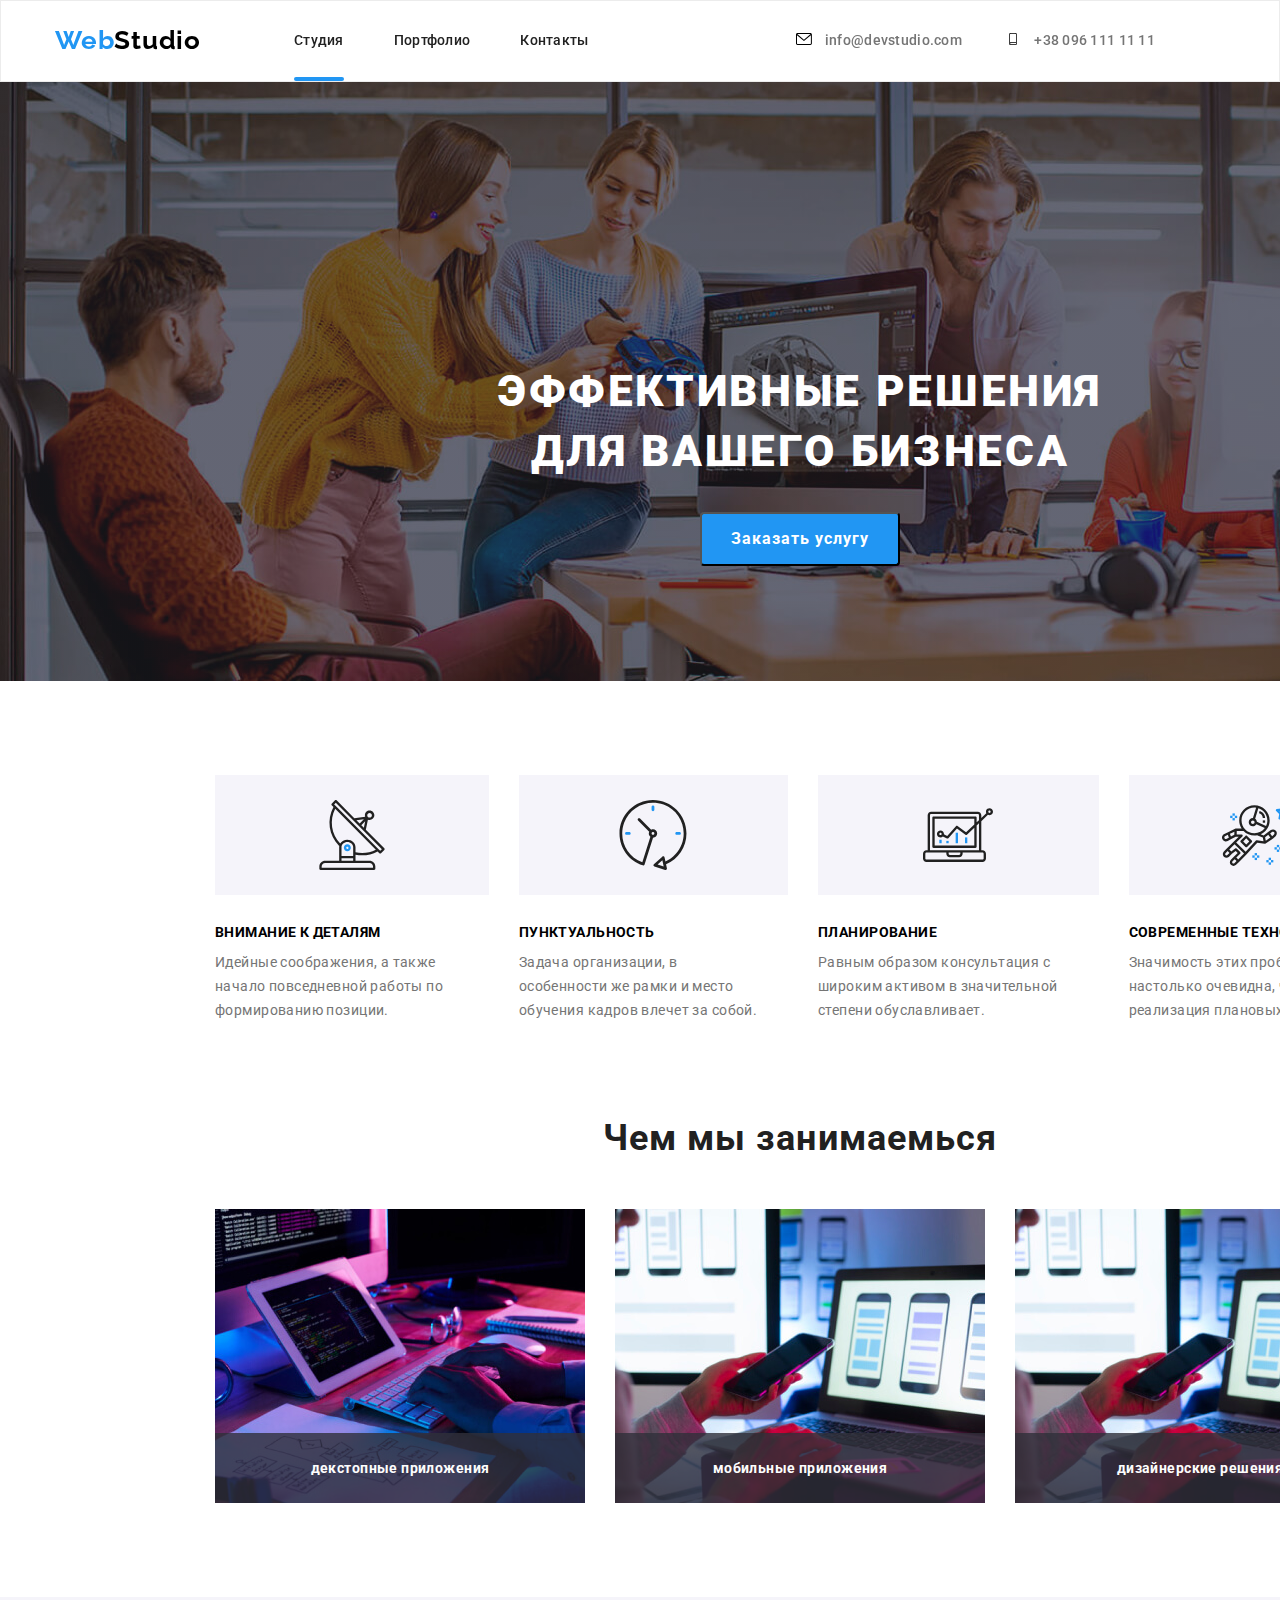
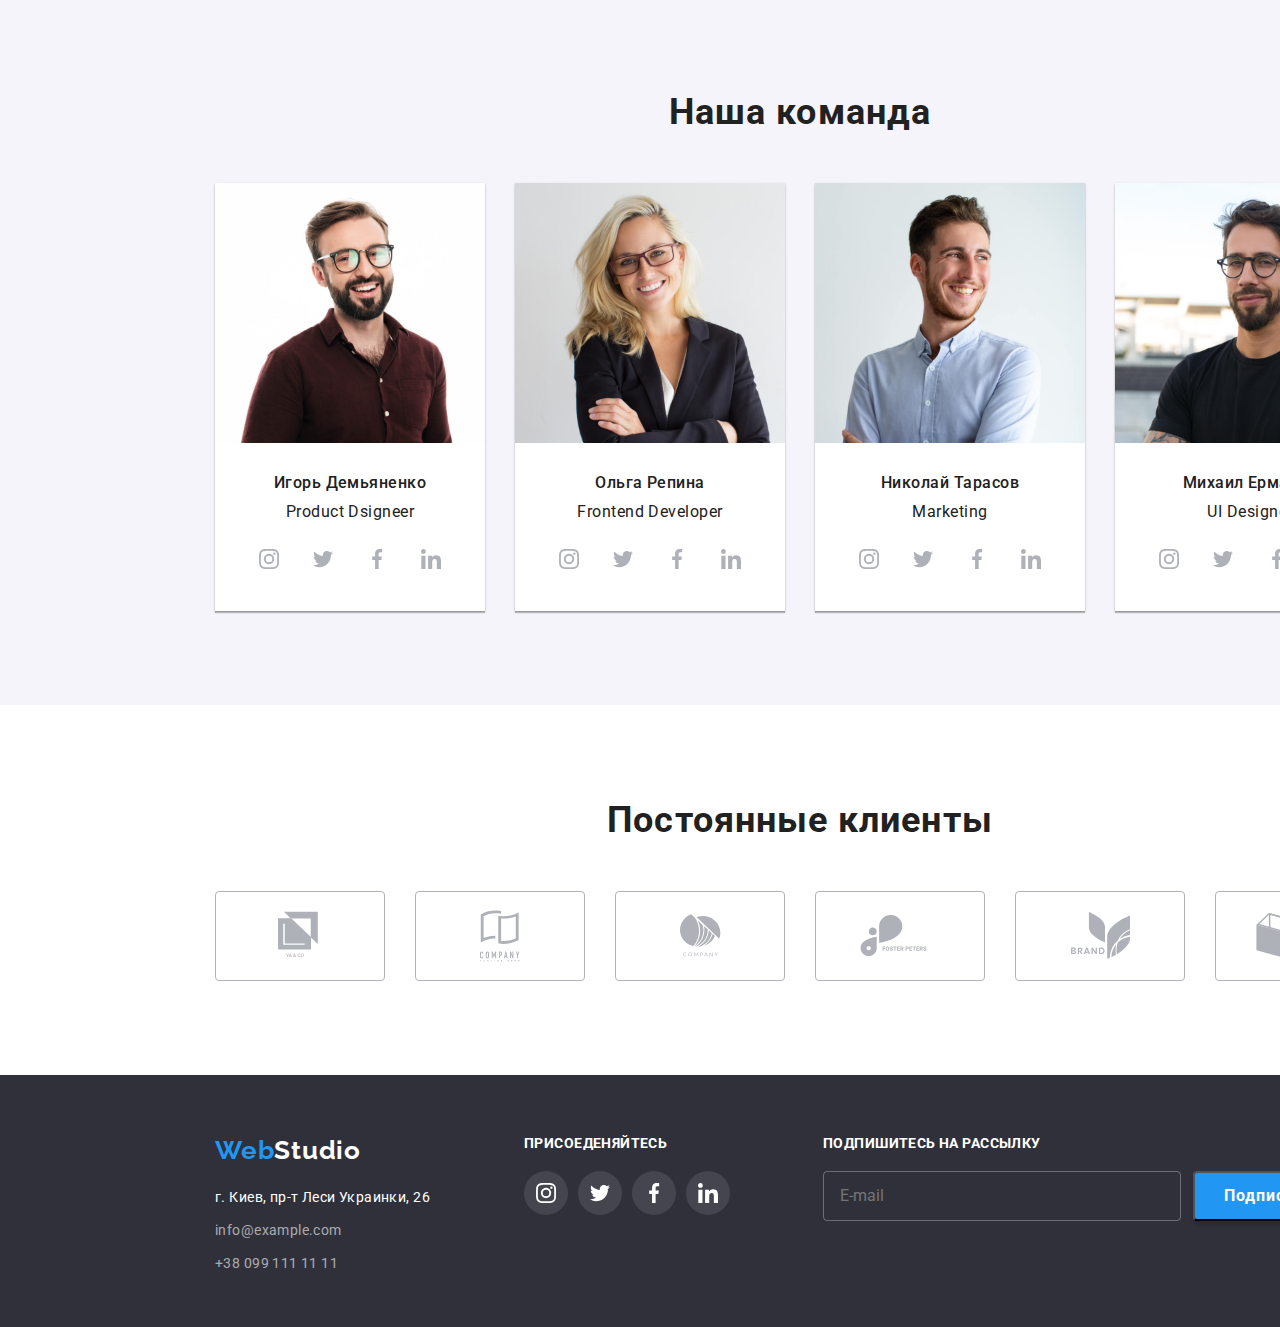
<file: index.html>
<!DOCTYPE html>
<html lang="ru">
  <head>
    <meta charset="UTF-8" />
    <meta name="viewport" content="width=device-width, initial-scale=1.0" />
    <title>Веб студия</title>
    <link
      rel="stylesheet"
      href="https://cdnjs.cloudflare.com/ajax/libs/modern-normalize/1.0.0/modern-normalize.css"
    />
    <link
      href="https://fonts.googleapis.com/css2?family=Raleway:wght@700&family=Roboto:wght@400;500;700&display=swap"
      rel="stylesheet"
    />
    <link rel="stylesheet" href="./css/styles.css" />
  </head>
  <body>
    <!-- header -->
    <header class="header">
      <div class="container">
        <nav class="navigation">
          <a
            class="logo-navigation-list-link link"
            href="./index.html"
            aria-label="логотип веб студия"
            >Web<span class="logo-color">Studio</span></a
          >
          <ul class="navigation-list list">
            <li class="navigation-list-item">
              <div class="item-underline">
                <a class="navigation-list-link link" href="./index.html"
                  >Студия</a
                >
                <div class="underline"></div>
              </div>
            </li>
            <li class="navigation-list-item">
              <a class="navigation-list-link link" href="./portfolio.html"
                >Портфолио</a
              >
            </li>
            <li class="navigation-list-item">
              <a class="navigation-list-link link" href="">Контакты</a>
            </li>
          </ul>
        </nav>
        <address class="adress">
          <ul class="list">
            <li class="header-link-item">
              <a class="header-link link" href="mailto:info@devstudio.com"
                ><svg class="header-link-svg">
                  <use href="./images/sprite.svg#icon-envelope"></use>
                </svg>
                info@devstudio.com
              </a>
            </li>
            <li class="header-tel-link-item">
              <a class="header-tel-link link" href="tel:+380961111111"
                ><svg class="header-tel-link-svg">
                  <use href="./images/sprite.svg#icon-smartphone"></use>
                </svg>
                +38 096 111 11 11
              </a>
            </li>
          </ul>
        </address>
      </div>
    </header>
    <main>
      <!--Hero-->
      <section class="hero">
        <div class="container">
          <h1 class="hero-title">
            Эффективные решения <br />
            для вашего бизнеса
          </h1>
          <button class="modal-btn" type="button" data-modal-open>
            Заказать услугу
          </button>
        </div>
      </section>
      <!-- qualitys -->
      <section class="qualitys">
        <!-- <h2 hidden>qualitys</h2> -->
        <div class="container">
          <ul class="qualitys-list list">
            <li class="qualitys-list-item icon-antenna">
              <h3 class="subtitly-qualitys">Внимание к деталям</h3>
              <p class="description">
                Идейные соображения, а также начало повседневной работы по
                формированию позиции.
              </p>
            </li>
            <li class="qualitys-list-item icon-clock">
              <h3 class="subtitly-qualitys">Пунктуальность</h3>
              <p class="description">
                Задача организации, в особенности же рамки и место обучения
                кадров влечет за собой.
              </p>
            </li>
            <li class="qualitys-list-item icon-diagram">
              <h3 class="subtitly-qualitys">Планирование</h3>
              <p class="description">
                Равным образом консультация с широким активом в значительной
                степени обуславливает.
              </p>
            </li>
            <li class="qualitys-list-item icon-astronaut">
              <h3 class="subtitly-qualitys">Современные технологии</h3>
              <p class="description">
                Значимость этих проблем настолько очевидна, что реализация
                плановых заданий..
              </p>
            </li>
          </ul>
        </div>
      </section>
      <!--Чем мы занимаемься-->
      <section class="about">
        <h2 class="second-title">Чем мы занимаемься</h2>
        <div class="container">
          <ul class="about-list list">
            <li class="about-list-item">
              <div class="container-img">
                <img
                  src="./images/Чем-мы-занимаемся/img1.jpg"
                  alt="руки на клавиатуре"
                  width="370"
                  height="294"
                />
                <p class="about-subtitle">декстопные приложения</p>
              </div>
            </li>
            <li class="about-list-item">
              <div class="container-img">
                <img
                  src="./images/Чем-мы-занимаемся/img2.jpg"
                  alt="телефон в руке"
                  width="370"
                  height="294"
                />
                <p class="about-subtitle">мобильные приложения</p>
              </div>
            </li>
            <li class="about-list-item">
              <div class="container-img">
                <img
                  src="./images/Чем-мы-занимаемся/img2.jpg"
                  alt="телефон в руке"
                  width="370"
                  height="294"
                />
                <p class="about-subtitle">дизайнерские решения</p>
              </div>
            </li>
          </ul>
        </div>
      </section>
      <!--our command-->
      <section class="command">
        <h2 class="title-our-command">Наша команда</h2>
        <div class="container">
          <ul class="names-list list">
            <li class="names-list-item">
              <img
                src="./images/Наша-команда/igor.jpg"
                alt="игорь"
                width="270"
                height="260"
              />
              <h3 class="name">Игорь Демьяненко</h3>
              <p lang="en" class="position">Product Dsigneer</p>
              <ul class="social-list list">
                <li class="social-list-item">
                  <a class="social-list-link" href="">
                    <svg class="social-list-svg">
                      <use href="./images/sprite.svg#icon-instagram"></use>
                    </svg>
                  </a>
                </li>
                <li class="social-list-item">
                  <a class="social-list-link" href="">
                    <svg class="social-list-svg">
                      <use href="./images/sprite.svg#icon-twitter"></use>
                    </svg>
                  </a>
                </li>
                <li class="social-list-item">
                  <a class="social-list-link" href="">
                    <svg class="social-list-svg">
                      <use href="./images/sprite.svg#icon-facebook"></use>
                    </svg>
                  </a>
                </li>
                <li class="social-list-item">
                  <a class="social-list-link" href="">
                    <svg class="social-list-svg">
                      <use href="./images/sprite.svg#icon-linkedin"></use>
                    </svg>
                  </a>
                </li>
              </ul>
            </li>
            <li class="names-list-item">
              <img
                src="./images/Наша-команда/olga.jpg"
                alt="ольга"
                width="270"
                height="260"
              />
              <h3 class="name">Ольга Репина</h3>
              <p lang="en" class="position">Frontend Developer</p>
              <ul class="social-list list">
                <li class="social-list-item">
                  <a class="social-list-link" href="">
                    <svg class="social-list-svg">
                      <use href="./images/sprite.svg#icon-instagram"></use>
                    </svg>
                  </a>
                </li>
                <li class="social-list-item">
                  <a class="social-list-link" href="">
                    <svg class="social-list-svg">
                      <use href="./images/sprite.svg#icon-twitter"></use>
                    </svg>
                  </a>
                </li>
                <li class="social-list-item">
                  <a class="social-list-link" href="">
                    <svg class="social-list-svg">
                      <use href="./images/sprite.svg#icon-facebook"></use>
                    </svg>
                  </a>
                </li>
                <li class="social-list-item">
                  <a class="social-list-link" href="">
                    <svg class="social-list-svg">
                      <use href="./images/sprite.svg#icon-linkedin"></use>
                    </svg>
                  </a>
                </li>
              </ul>
            </li>
            <li class="names-list-item">
              <img
                src="./images/Наша-команда/nicolay.jpg"
                alt="николай"
                width="270"
                height="260"
              />
              <h3 class="name">Николай Тарасов</h3>
              <p lang="en" class="position">Marketing</p>
              <ul class="social-list list">
                <li class="social-list-item">
                  <a class="social-list-link" href="">
                    <svg class="social-list-svg">
                      <use href="./images/sprite.svg#icon-instagram"></use>
                    </svg>
                  </a>
                </li>
                <li class="social-list-item">
                  <a class="social-list-link" href="">
                    <svg class="social-list-svg">
                      <use href="./images/sprite.svg#icon-twitter"></use>
                    </svg>
                  </a>
                </li>
                <li class="social-list-item">
                  <a class="social-list-link" href="">
                    <svg class="social-list-svg">
                      <use href="./images/sprite.svg#icon-facebook"></use>
                    </svg>
                  </a>
                </li>
                <li class="social-list-item">
                  <a class="social-list-link" href="">
                    <svg class="social-list-svg">
                      <use href="./images/sprite.svg#icon-linkedin"></use>
                    </svg>
                  </a>
                </li>
              </ul>
            </li>
            <li class="names-list-item">
              <img
                src="./images/Наша-команда/mihail.jpg"
                alt="михаил"
                width="270"
                height="260"
              />
              <h3 class="name">Михаил Ермаков</h3>
              <p lang="en" class="position">UI Designer</p>
              <ul class="social-list list">
                <li class="social-list-item">
                  <a class="social-list-link" href="">
                    <svg class="social-list-svg">
                      <use href="./images/sprite.svg#icon-instagram"></use>
                    </svg>
                  </a>
                </li>
                <li class="social-list-item">
                  <a class="social-list-link" href="">
                    <svg class="social-list-svg">
                      <use href="./images/sprite.svg#icon-twitter"></use>
                    </svg>
                  </a>
                </li>
                <li class="social-list-item">
                  <a class="social-list-link" href="">
                    <svg class="social-list-svg">
                      <use href="./images/sprite.svg#icon-facebook"></use>
                    </svg>
                  </a>
                </li>
                <li class="social-list-item">
                  <a class="social-list-link" href="">
                    <svg class="social-list-svg">
                      <use href="./images/sprite.svg#icon-linkedin"></use>
                    </svg>
                  </a>
                </li>
              </ul>
            </li>
          </ul>
        </div>
      </section>
      <!-- =============clients================= -->
      <section class="clients">
        <h2 class="title-clients">Постоянные клиенты</h2>
        <div class="container">
          <ul class="clients-list list">
            <li class="clients-item">
              <a class="clients-link" href="">
                <svg width="44" height="50" class="clients-item-svg">
                  <use href="./images/sprite.svg#icon-logo1"></use>
                </svg>
              </a>
            </li>
            <li class="clients-item">
              <a class="clients-link" href=""
                ><svg
                  width="40"
                  height="52"
                  class="clients-item-svg icon-logo2"
                >
                  <use href="./images/sprite.svg#icon-logo2"></use>
                </svg>
              </a>
            </li>
            <li class="clients-item">
              <a class="clients-link" href=""
                ><svg width="41" height="43" class="clients-item-svg">
                  <use href="./images/sprite.svg#icon-logo3"></use>
                </svg>
              </a>
            </li>
            <li class="clients-item">
              <a class="clients-link" href=""
                ><svg width="80" height="42" class="clients-item-svg">
                  <use href="./images/sprite.svg#icon-logo4"></use>
                </svg>
              </a>
            </li>
            <li class="clients-item">
              <a class="clients-link" href=""
                ><svg width="59" height="47" class="clients-item-svg">
                  <use href="./images/sprite.svg#icon-logo5"></use>
                </svg>
              </a>
            </li>
            <li class="clients-item">
              <a class="clients-link" href=""
                ><svg width="88" height="45" class="clients-item-svg">
                  <use href="./images/sprite.svg#icon-logo6"></use>
                </svg>
              </a>
            </li>
          </ul>
        </div>
      </section>
    </main>
    <!-- footer -->
    <footer class="footer">
      <div class="container">
        <div>
          <address class="adress">
            <a
              class="logo-navigation-list-link link"
              href="./index.html"
              aria-label="логотип веб студия"
              >Web<span class="footer-logo-color">Studio</span>
            </a>
            <ul class="footer-list list">
              <li class="footer-navigation-item">
                <a
                  class="footer-navigation-list-item link"
                  href="https://goo.gl/maps/fQtyzHrdmxsXW1k68"
                  target="_blank"
                  >г. Киев, пр-т Леси Украинки, 26</a
                >
              </li>
              <li class="footer-navigation-item">
                <a
                  class="footer-navigation-list-link link"
                  href="mailto:info@example.com"
                  >info@example.com</a
                >
              </li>
              <li class="footer-navigation-item">
                <a class="footer-tel-link link" href="tel:+380991111111"
                  >+38 099 111 11 11</a
                >
              </li>
            </ul>
          </address>
        </div>

        <div class="social-link">
          <p class="social-link-footer-title">ПРИСОЕДЕНЯЙТЕСЬ</p>
          <ul class="social-link-footer-list list">
            <li class="footer-social-link-item">
              <a class="footer-social-link" href=""
                ><svg class="footer-social-list-svg">
                  <use href="./images/sprite.svg#icon-instagram"></use>
                </svg>
              </a>
            </li>
            <li class="footer-social-link-item">
              <a class="footer-social-link" href="">
                <svg class="footer-social-list-svg">
                  <use href="./images/sprite.svg#icon-twitter"></use>
                </svg>
              </a>
            </li>
            <li class="footer-social-link-item">
              <a class="footer-social-link" href=""
                ><svg class="footer-social-list-svg">
                  <use href="./images/sprite.svg#icon-facebook"></use>
                </svg>
              </a>
            </li>
            <li class="footer-social-link-item">
              <a class="footer-social-link" href=""
                ><svg class="footer-social-list-svg">
                  <use href="./images/sprite.svg#icon-linkedin"></use>
                </svg>
              </a>
            </li>
          </ul>
        </div>

        <div class="email-form">
          <p class="email-form-title">подпишитесь на рассылку</p>
          <div class="container-email-form">
            <form action="#" class="footer-email-form">
              <input
                type="email"
                class="footer-contact-form-input"
                name="user-email"
                placeholder="E-mail"
              />
              <button type="button" class="email-form-btn">Подписаться</button>
            </form>
          </div>
        </div>
      </div>
    </footer>

    <div class="backdrop is-hidden" data-modal>
      <div class="modal">
        <button type="button" class="close-btn" data-modal-close>
          <svg class="close-btn-svg">
            <use
              width="11px"
              height="11px"
              href="./images/sprite.svg#close"
            ></use>
          </svg>
        </button>
        <p class="form-text">Оставьте свои данные, мы вам перезвоним</p>
        <form action="#" class="contact-form">
          <h2 class="contact-form-group-title">Имя</h2>
          <span class="modal-form-field-wrapper">
            <input type="text" class="contact-form-input" name="user-name" />
            <svg class="modal-form-svg-icon" width="18" height="18">
              <use href="./images/sprite.svg#icon-person"></use>
            </svg>
          </span>
          <h2 class="contact-form-group-title">Телефон</h2>
          <span class="modal-form-field-wrapper">
            <input type="tel" class="contact-form-input" name="user-phone" />
            <svg class="modal-form-svg-icon" width="18" height="18">
              <use href="./images/sprite.svg#icon-phone"></use>
            </svg>
          </span>

          <h2 class="contact-form-group-title">Почта</h2>
          <span class="modal-form-field-wrapper">
            <input type="email" class="contact-form-input" name="user-email" />
            <svg class="modal-form-svg-icon" width="18" height="18">
              <use href="./images/sprite.svg#icon-email"></use>
            </svg>
          </span>

          <div class="contact-form-group">
            <h2 class="contact-form-group-title">Комментарий</h2>
            <textarea
              name="user-massage"
              rows="5"
              cols="45"
              class="contact-form-massage"
            ></textarea>
          </div>

          <div class="container-contact-form-radio">
            <input
              type="checkbox"
              name="user-policy"
              class="contact-form-radio visually-hidden"
              value="accept-police"
              id="check-policy"
            />
            <label for="check-policy" class="modal-form-policy-label">
              Соглашаюсь с рассылкой и принимаю
              <a class="checkbox-link" href="">Условия договора</a>
            </label>
          </div>

          <div class="btn-wrapper">
            <button type="submit" class="contact-form-submit">Отправить</button>
          </div>
        </form>
      </div>
    </div>
    <script src="./js/modal.js"></script>
  </body>
</html>
</file>
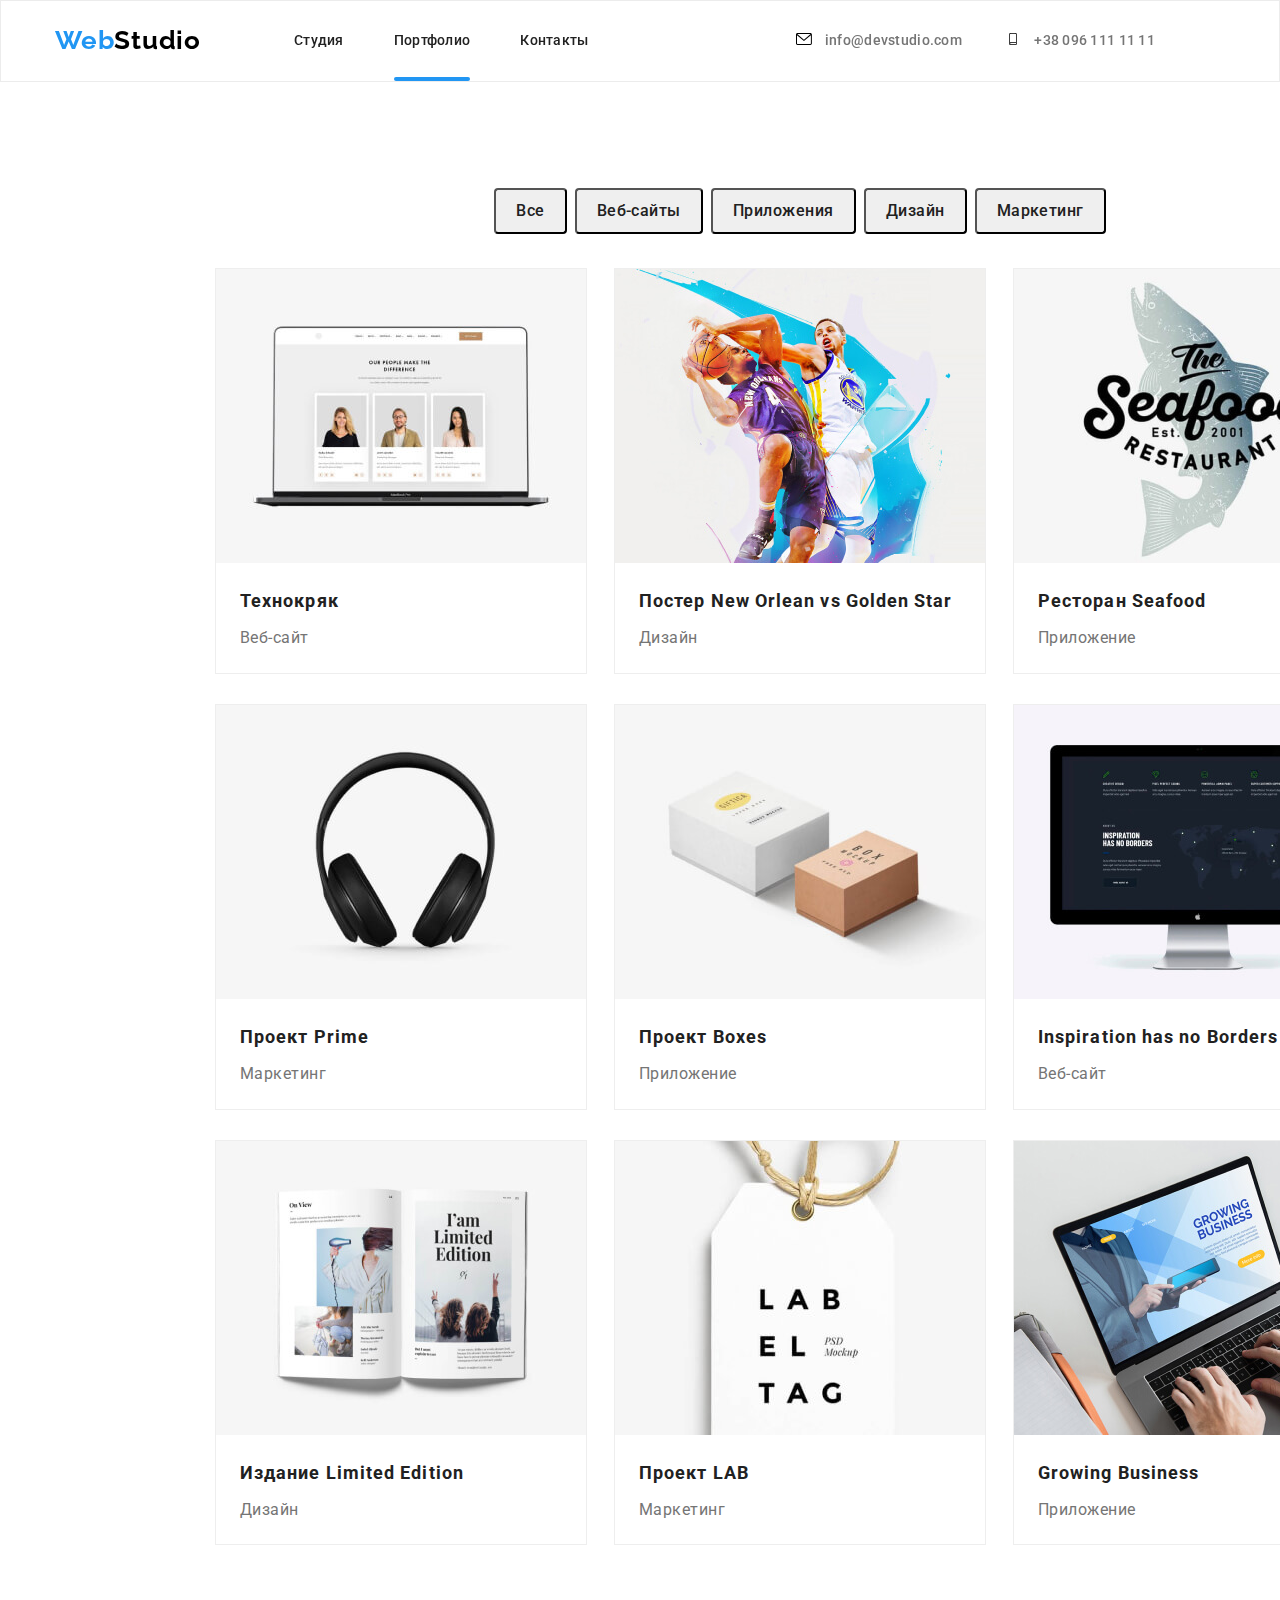
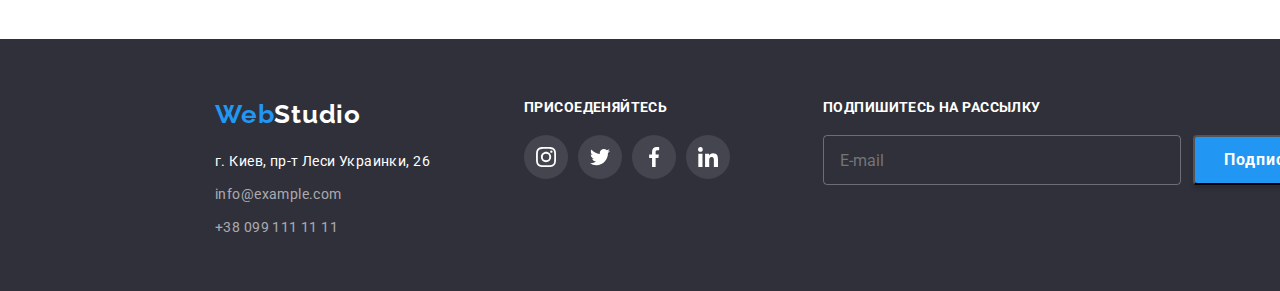
<file: portfolio.html>
<!DOCTYPE html>
<html lang="en">
  <head>
    <meta charset="UTF-8" />
    <meta name="viewport" content="width=device-width, initial-scale=1.0" />
    <title>Portfolio</title>
    <link
      rel="stylesheet"
      href="https://cdnjs.cloudflare.com/ajax/libs/modern-normalize/1.0.0/modern-normalize.css"
    />
    <link
      href="https://fonts.googleapis.com/css2?family=Raleway:wght@700&family=Roboto:wght@400;500;700&display=swap"
      rel="stylesheet"
    />
    <link rel="stylesheet" href="./css/styles.css" />
  </head>
  <body>
    <!-- header -->
    <header class="header">
      <div class="container">
        <nav class="navigation">
          <a
            class="logo-navigation-list-link link"
            href="./index.html"
            aria-label="логотип веб студия"
            >Web<span class="logo-color">Studio</span>
          </a>
          <ul class="navigation-list list">
            <li class="navigation-list-item">
              <a class="navigation-list-link link" href="./index.html"
                >Студия</a
              >
            </li>
            <li class="navigation-list-item">
              <div class="item-underline">
                <a class="navigation-list-link link" href="./portfolio.html"
                  >Портфолио</a
                >
                <div class="underline"></div>
              </div>
            </li>
            <li class="navigation-list-item">
              <a class="navigation-list-link link" href="">Контакты</a>
            </li>
          </ul>
        </nav>
        <address class="adress">
          <ul class="list">
            <li>
              <a class="header-link link" href="mailto:info@devstudio.com">
                <svg class="header-link-svg">
                  <use href="./images/sprite.svg#icon-envelope"></use>
                </svg>
                info@devstudio.com
              </a>
            </li>
            <li>
              <a class="header-tel-link link" href="tel:+380961111111"
                ><svg class="header-tel-link-svg">
                  <use href="./images/sprite.svg#icon-smartphone"></use>
                </svg>
                +38 096 111 11 11
              </a>
            </li>
          </ul>
        </address>
      </div>
    </header>
    <!-- projects -->
    <main>
      <!-- <h1>Projects</h1> -->
      <section class="projects">
        <div class="container">
          <ul class="navigation-btn list">
            <li class="navigation-btn-item">
              <button type="button" class="potfolio-btn">Все</button>
            </li>
            <li class="navigation-btn-item">
              <button type="button" class="potfolio-btn">Веб-сайты</button>
            </li>
            <li class="navigation-btn-item">
              <button type="button" class="potfolio-btn">Приложения</button>
            </li>
            <li class="navigation-btn-item">
              <button type="button" class="potfolio-btn">Дизайн</button>
            </li>
            <li class="navigation-btn-item">
              <button type="button" class="potfolio-btn">Маркетинг</button>
            </li>
          </ul>
          <ul class="projects-item list">
            <li class="item">
              <a href=""
                ><div class="projects-item-img-wrapper">
                  <img
                    src="./images/Projects/display-macbook.jpg"
                    alt="display-macbook"
                  />
                  <div class="overlay">
                    <p class="overlay-text">
                      Технокряк это современная площадка распространения
                      коронавируса. Компании используют эту платформу для
                      цифрового шпионажа и атак на защищённые сервера
                      конкурентов.
                    </p>
                  </div>
                </div>
              </a>
              <h2 class="portfolio-title">Технокряк</h2>
              <p class="potfolio-subtitle">Веб-сайт</p>
            </li>
            <li class="item">
              <a href=""
                ><div class="projects-item-img-wrapper">
                  <img
                    src="./images/Projects/play-basketboll.jpg"
                    alt="play-basketboll"
                  />
                  <div class="overlay">
                    <p class="overlay-text">
                      Технокряк это современная площадка распространения
                      коронавируса. Компании используют эту платформу для
                      цифрового шпионажа и атак на защищённые сервера
                      конкурентов.
                    </p>
                  </div>
                </div>
              </a>
              <h2 class="portfolio-title">Постер New Orlean vs Golden Star</h2>
              <p class="potfolio-subtitle">Дизайн</p>
            </li>
            <li class="item">
              <a href=""
                ><div class="projects-item-img-wrapper">
                  <img src="./images/Projects/seafood.jpg" alt="seafood" />
                  <div class="overlay">
                    <p class="overlay-text">
                      Технокряк это современная площадка распространения
                      коронавируса. Компании используют эту платформу для
                      цифрового шпионажа и атак на защищённые сервера
                      конкурентов.
                    </p>
                  </div>
                </div>
              </a>
              <h2 class="portfolio-title">Ресторан Seafood</h2>
              <p class="potfolio-subtitle">Приложение</p>
            </li>
            <li class="item">
              <a href="">
                <div class="projects-item-img-wrapper">
                  <img
                    src="./images/Projects/headphones.jpg"
                    alt="headphones"
                  />
                  <div class="overlay">
                    <p class="overlay-text">
                      Технокряк это современная площадка распространения
                      коронавируса. Компании используют эту платформу для
                      цифрового шпионажа и атак на защищённые сервера
                      конкурентов.
                    </p>
                  </div>
                </div>
              </a>
              <h2 class="portfolio-title">Проект Prime</h2>
              <p class="potfolio-subtitle">Маркетинг</p>
            </li>
            <li class="item">
              <a href="">
                <div class="projects-item-img-wrapper">
                  <img src="./images/Projects/boxes.jpg" alt="boxes" />
                  <div class="overlay">
                    <p class="overlay-text">
                      Технокряк это современная площадка распространения
                      коронавируса. Компании используют эту платформу для
                      цифрового шпионажа и атак на защищённые сервера
                      конкурентов.
                    </p>
                  </div>
                </div>
              </a>

              <h2 class="portfolio-title">Проект Boxes</h2>
              <p class="potfolio-subtitle">Приложение</p>
            </li>
            <li class="item">
              <a href="">
                <div class="projects-item-img-wrapper">
                  <img
                    src="./images/Projects/monitor-of-computer.jpg"
                    alt="monitor of computer"
                  />
                  <div class="overlay">
                    <p class="overlay-text">
                      Технокряк это современная площадка распространения
                      коронавируса. Компании используют эту платформу для
                      цифрового шпионажа и атак на защищённые сервера
                      конкурентов.
                    </p>
                  </div>
                </div>
              </a>

              <h2 lang="en" class="portfolio-title">
                Inspiration has no Borders
              </h2>
              <p class="potfolio-subtitle">Веб-сайт</p>
            </li>
            <li class="item">
              <a href="">
                <div class="projects-item-img-wrapper">
                  <img src="./images/Projects/book.jpg" alt="book" />
                  <div class="overlay">
                    <p class="overlay-text">
                      Технокряк это современная площадка распространения
                      коронавируса. Компании используют эту платформу для
                      цифрового шпионажа и атак на защищённые сервера
                      конкурентов.
                    </p>
                  </div>
                </div>
              </a>
              <h2 class="portfolio-title">Издание Limited Edition</h2>
              <p class="potfolio-subtitle">Дизайн</p>
            </li>
            <li class="item">
              <a href="">
                <div class="projects-item-img-wrapper">
                  <img src="./images/Projects/label.jpg" alt="label" />
                  <div class="overlay">
                    <p class="overlay-text">
                      Технокряк это современная площадка распространения
                      коронавируса. Компании используют эту платформу для
                      цифрового шпионажа и атак на защищённые сервера
                      конкурентов.
                    </p>
                  </div>
                </div>
              </a>

              <h2 class="portfolio-title">Проект LAB</h2>
              <p class="potfolio-subtitle">Маркетинг</p>
            </li>
            <li class="item">
              <a href=""
                ><div class="projects-item-img-wrapper">
                  <img
                    src="./images/Projects/hands-on-keyboard.jpg"
                    alt="hands on keyboard"
                  />
                  <div class="overlay">
                    <p class="overlay-text">
                      Технокряк это современная площадка распространения
                      коронавируса. Компании используют эту платформу для
                      цифрового шпионажа и атак на защищённые сервера
                      конкурентов.
                    </p>
                  </div>
                </div></a
              >

              <h2 class="portfolio-title">Growing Business</h2>
              <p class="potfolio-subtitle">Приложение</p>
            </li>
          </ul>
        </div>
      </section>
    </main>
    <!-- footer -->
    <footer class="footer">
      <div class="container">
        <div>
          <address class="adress">
            <a
              class="logo-navigation-list-link link"
              href="./index.html"
              aria-label="логотип веб студия"
              >Web<span class="footer-logo-color">Studio</span>
            </a>
            <ul class="footer-list list">
              <li class="footer-navigation-item">
                <a
                  class="footer-navigation-list-item link"
                  href="https://goo.gl/maps/fQtyzHrdmxsXW1k68"
                  target="_blank"
                  >г. Киев, пр-т Леси Украинки, 26</a
                >
              </li>
              <li class="footer-navigation-item">
                <a
                  class="footer-navigation-list-link link"
                  href="mailto:info@example.com"
                  >info@example.com</a
                >
              </li>
              <li class="footer-navigation-item">
                <a class="footer-tel-link link" href="tel:+380991111111"
                  >+38 099 111 11 11</a
                >
              </li>
            </ul>
          </address>
        </div>

        <div class="social-link">
          <p class="social-link-footer-title">ПРИСОЕДЕНЯЙТЕСЬ</p>
          <ul class="social-link-footer-list list">
            <li class="footer-social-link-item">
              <a class="footer-social-link" href=""
                ><svg class="footer-social-list-svg">
                  <use href="./images/sprite.svg#icon-instagram"></use>
                </svg>
              </a>
            </li>
            <li class="footer-social-link-item">
              <a class="footer-social-link" href="">
                <svg class="footer-social-list-svg">
                  <use href="./images/sprite.svg#icon-twitter"></use>
                </svg>
              </a>
            </li>
            <li class="footer-social-link-item">
              <a class="footer-social-link" href="">
                <svg class="footer-social-list-svg">
                  <use href="./images/sprite.svg#icon-facebook"></use>
                </svg>
              </a>
            </li>
            <li class="footer-social-link-item">
              <a class="footer-social-link" href="">
                <svg class="footer-social-list-svg">
                  <use href="./images/sprite.svg#icon-linkedin"></use>
                </svg>
              </a>
            </li>
          </ul>
        </div>

        <div class="email-form">
          <p class="email-form-title">подпишитесь на рассылку</p>
          <div class="container-email-form">
            <form action="#" class="footer-email-form">
              <input
                type="email"
                class="footer-contact-form-input"
                name="user-email"
                placeholder="E-mail"
              />
              <button type="button" class="email-form-btn">Подписаться</button>
            </form>
          </div>
        </div>
      </div>
    </footer>
  </body>
</html>
</file>
<file: css/styles.css>
:root {
  --main-font: "Roboto", sans-serif;
  --secondary-font: "Raleway", sans-serif;
  --title-light-theme-colour: #212121;
  --title-dark-theme-colour: #ffffff;
  --description-theme-colour: #757575;
  --accent-color: #2196f3;
}
*,
*::before,
*::after {
  margin: 0;
  padding: 0;
}
body {
  font-family: var(--main-font);
  font-style: normal;
  width: 1600px;
  margin: auto;
}

.visually-hidden {
  position: absolute !important;
  clip: rect(1px 1px 1px 1px);
  clip: rect(1px, 1px, 1px, 1px);
  padding: 0 !important;
  border: 0 !important;
  height: 1px !important;
  width: 1px !important;
  overflow: hidden;
}
.list {
  list-style: none;
}
.link {
  text-decoration: none;
}
.adress {
  font-style: normal;
}
img {
  display: block;
}

.container {
  width: 1200;
  padding: 0 15px;
  margin: 0 auto;
}
.navigation-list-link {
  font-weight: 500;
  font-size: 14px;
  line-height: 1.14;
  letter-spacing: 0.02em;
  color: var(--title-light-theme-colour);
  transition-duration: 250ms;
  transition-timing-function: cubic-bezier(0.4, 0, 0.2, 1);
}

.item-underline {
  display: block;
  content: "";
  position: relative;
}
.underline:after {
  display: block;
  position: absolute;
  content: "";
  width: 100%;
  height: 4px;
  background-color: #2196f3;
  border-radius: 2px;
  margin-top: 27px;
}
.modal-btn {
  background: var(--accent-color);
  font-family: var(--main-font);
  font-style: normal;
  font-weight: bold;
  font-size: 16px;
  line-height: 1.88;
  letter-spacing: 0.06em;
  color: #ffffff;
  padding: 10px;
  width: 200px;
  min-height: 50px;
  border-radius: 4px;
  /* background-color: transparent; */
  cursor: pointer;
}

.navigation-list-link:hover,
.navigation-list-link:focus,
.header-link:hover,
.header-link:focus {
  color: var(--accent-color);
}

.header-link-svg {
  display: inline-block;
  width: 16px;
  height: 12px;
  margin: auto;
  margin-right: 10px;
  color: var(--description-theme-colour);
}
.header-tel-link-svg {
  display: inline-block;
  width: 16px;
  height: 12px;
  margin-right: 10px;
  margin-bottom: 0;
}

.header-link:hover .header-link-svg,
.header-tel-link:hover .header-tel-link-svg {
  fill: var(--accent-color);
}
.subtitly-qualitys {
  font-weight: 700;
  font-size: 14px;
  line-height: 1.14;
  letter-spacing: 0.03em;
  text-transform: uppercase;
  margin-bottom: 10px;
}
.description {
  font-weight: 400;
  font-size: 14px;
  line-height: 1.71;
  letter-spacing: 0.03em;
  color: var(--description-theme-colour);
  padding-right: 20px;
}
.logo-navigation-list-link {
  font-family: var(--secondary-font);
  font-style: normal;
  font-weight: 700;
  font-size: 26px;
  line-height: 1.19;
  letter-spacing: 0.03em;
  color: var(--accent-color);
  margin-right: 93px;
}

.second-title {
  font-family: var(--main-font);
  font-weight: bold;
  font-size: 36px;
  line-height: 42px;
  letter-spacing: 0.03em;
  color: var(--title-light-theme-colour);
  text-align: center;
  padding-bottom: 50px;
}
.position {
  font-family: var(--main-font);
  font-style: normal;
  font-weight: 400;
  font-size: 16px;
  line-height: 1.19;
  letter-spacing: 0.03em;
  color: var(--title-light-theme-colour);
  text-align: center;
  margin-bottom: 16px;
}
.name {
  font-family: var(--main-font);
  font-weight: 500;
  font-size: 16px;
  line-height: 1.19;
  letter-spacing: 0.03em;
  color: var(--title-light-theme-colour);
  margin-top: 30px;
  margin-bottom: 10px;
  text-align: center;
}
.footer-navigation-list-item {
  font-family: var(--main-font);
  font-weight: 400;
  font-size: 14px;
  line-height: 1.71;
  letter-spacing: 0.03em;
  color: #ffffff;
}
.footer-navigation-list-link,
.footer-tel-link {
  font-family: var(--main-font);
  font-weight: 400;
  font-size: 14px;
  line-height: 1.71;
  letter-spacing: 0.03em;
  color: rgba(255, 255, 255, 0.6);
}
.logo-color {
  color: #000000;
}
/* ==================header======================= */

.header {
  position: fixed;
  width: 100%;
  padding: 24px 0 25px 0;
  border: 1px solid #ececec;
  z-index: 1;
  top: 0;
  left: 0;
}
.header .container {
  display: flex;
  align-items: center;
  width: 1200px;
  padding: 0 15px;
}
.header-link {
  font-weight: 500;
  font-size: 14px;
  line-height: 1.14;
  letter-spacing: 0.02em;
}
.navigation {
  display: flex;
  align-items: center;
}
.navigation-list {
  display: flex;
}
.adress .list {
  display: flex;
}
.navigation-list-item:not(:last-child) {
  margin-right: 50px;
}
.header .adress {
  margin-left: auto;
}
.header-link {
  margin-right: 43px;
  color: var(--description-theme-colour);
  transition-duration: 250ms;
  transition-timing-function: cubic-bezier(0.4, 0, 0.2, 1);
}
.header-tel-link:hover {
  color: var(--accent-color);
}
.header-tel-link {
  font-weight: 500;
  font-size: 14px;
  line-height: 1.14;
  letter-spacing: 0.02em;
  color: var(--description-theme-colour);
  transition-duration: 250ms;
  transition-timing-function: cubic-bezier(0.4, 0, 0.2, 1);
}

/* ================HERO==================== */

.hero {
  margin-top: 81px;
  background-color: #2f303a;
  height: 600px;
  background-image: linear-gradient(
      rgba(47, 48, 58, 0.4),
      rgba(47, 48, 58, 0.4)
    ),
    url("../images/hero/bg.jpg");
}
.hero .container {
  text-align: center;
  padding-top: 81px;
}
.hero-title {
  font-family: var(--main-font);
  font-weight: 900;
  font-size: 44px;
  line-height: 1.36;
  letter-spacing: 0.06em;
  text-transform: uppercase;
  color: #ffffff;
  padding-top: 200px;
  padding-bottom: 30px;
}
/* =================qualitys============= */
.qualitys .container {
  display: flex;
  width: 1200px;
  padding-bottom: 94px;
  padding-top: 94px;
}
.qualitys-list {
  display: flex;
}
.qualitys-list-item:not(:last-child) {
  margin-right: 30px;
}
.qualitys-list-item::before {
  content: "";
  display: block;
  height: 120px;
  background-size: 70px 70px;
  background-repeat: no-repeat;
  background-position: center;
  background-color: #f5f4fa;
  margin-bottom: 30px;
}
.icon-antenna::before {
  background-image: url(../images/qualitys/antenna.svg);
}
.icon-clock::before {
  background-image: url(../images/qualitys/clock.svg);
}
.icon-diagram::before {
  background-image: url(../images/qualitys/diagram.svg);
}
.icon-astronaut::before {
  background-image: url(../images/qualitys/astronaut.svg);
}
/* ==============Чем мы занимаемься========== */
.container .about-list {
  display: flex;
  width: 1200px;
  padding: 0 15px;
  margin: 0 auto;
}
.about-list-item:not(:last-child) {
  margin-right: 30px;
}
.about {
  margin-bottom: 94px;
}
.container-img {
  position: relative;
}
.about-subtitle {
  display: flex;
  justify-content: center;
  align-items: center;
  position: absolute;
  height: 70px;
  width: 370px;
  bottom: 0;
  background-color: rgba(47, 48, 58, 0.8);
  color: rgb(253, 253, 253);
  font-family: Roboto;
  font-size: 14px;
  font-weight: 700;
  line-height: 16px;
  letter-spacing: 0.03em;
}

/* ================our command=============== */
.command {
  background-color: #f5f4fa;
  height: 708px;
}

.command .container {
  width: 1200px;
  padding: 0 15px;
  margin: 0 auto;
}
.names-list {
  display: flex;
  margin-bottom: 94px;
}
.names-list-item:not(:last-child) {
  margin-right: 30px;
}
.title-our-command {
  font-family: var(--main-font);
  font-weight: bold;
  font-size: 36px;
  line-height: 42px;
  letter-spacing: 0.03em;
  color: var(--title-light-theme-colour);
  text-align: center;
  padding-top: 94px;
  padding-bottom: 50px;
}
.names-list-item {
  background-color: #fff;
  box-shadow: 0px 1px 3px rgba(0, 0, 0, 0.12), 0px 1px 1px rgba(0, 0, 0, 0.14),
    0px 2px 1px rgba(0, 0, 0, 0.2);
}

.social-list {
  display: flex;
  justify-content: space-between;
  margin-bottom: 30px;
  margin-left: 32px;
  margin-right: 32px;
}
.social-list-link {
  display: flex;
  align-items: center;
  justify-content: center;
  width: 44px;
  height: 44px;
  border-radius: 50%;
  transition-duration: 250ms;
  transition-timing-function: cubic-bezier(0.4, 0, 0.2, 1);
}
.social-list-svg {
  width: 20px;
  height: 20px;
  fill: #afb1b8;
  transition-duration: 250ms;
  transition-timing-function: cubic-bezier(0.4, 0, 0.2, 1);
}
.social-list-link:hover {
  background-color: var(--accent-color);
}
.social-list-link:hover .social-list-svg {
  fill: var(--title-dark-theme-colour);
}

/* ====================footer================== */

.footer .container {
  display: flex;
  width: 1200px;
  height: 252px;
  padding: 60px 15px;
}
.footer-logo-color {
  color: #ffffff;
}
.footer {
  background-color: #2f303a;
}
.footer-list {
  display: block;
  flex-direction: column;
  margin-bottom: 60px;
}
.footer-navigation-item {
  margin-bottom: 9px;
}
.adress .logo-navigation-list-link {
  display: block;
  margin-bottom: 20px;
}
/* ===================Projects================== */
.projects .container {
  width: 1200px;
  margin-top: 94px;
  margin-bottom: 94px;
}
.navigation-btn {
  display: flex;
  padding-top: 94px;
  justify-content: center;
}
.navigation-btn-item:not(:last-child) {
  margin-right: 8px;
}
.potfolio-btn {
  font-family: var(--main-font);
  font-weight: 500;
  font-size: 16px;
  line-height: 1.63;
  letter-spacing: 0.03em;
  color: var(--title-light-theme-colour);
  padding: 8px 20px;
  cursor: pointer;
  border-radius: 4px;
  transition-duration: 250ms;
  transition-timing-function: cubic-bezier(0.4, 0, 0.2, 1);
}
.potfolio-btn:hover,
.potfolio-btn:focus {
  background-color: var(--accent-color);
  color: #ffffff;
}
.portfolio-title {
  font-family: var(--main-font);
  font-weight: 700;
  font-size: 18px;
  line-height: 2;
  letter-spacing: 0.06em;
  color: var(--title-light-theme-colour);
  margin: 20px 24px 4px 24px;
}
.potfolio-subtitle {
  font-family: var(--main-font);
  font-weight: 400;
  font-size: 16px;
  line-height: 1.86;
  letter-spacing: 0.03em;
  color: var(--description-theme-colour);
  margin: 0px 24px 20px 24px;
}

.projects-item {
  display: flex;
  justify-content: space-between;
  flex-wrap: wrap;
}
.projects-item .item {
  margin-right: 26px;
  margin-bottom: 30px;
}
.projects-item .item:nth-child(3n) {
  margin-right: 0;
}
.projects-item .item:nth-last-child(-n + 3) {
  margin-bottom: 0;
}
.projects-item .item:nth-child(-n + 3) {
  margin-top: 34px;
}
.item {
  border: 1px solid #eeeeee;
  transition-duration: 50ms;
  transition-timing-function: cubic-bezier(0.4, 0, 0.2, 1);
}
.item:hover .overlay {
  display: flex;
  opacity: 1;
  transform: translateY(0%);
}
.item:hover {
  box-shadow: 0px 1px 1px rgba(0, 0, 0, 0.12), 0px 4px 4px rgba(0, 0, 0, 0.06),
    1px 4px 6px rgba(0, 0, 0, 0.16);
}

.overlay {
  position: absolute;
  top: 0;
  left: 0;
  display: flex;
  justify-content: center;
  align-items: end;
  padding: 62px 24px;
  width: 100%;
  height: 100%;
  background: rgba(33, 150, 243, 0.9);
  opacity: 0;
  transform: translateY(100%);
  transition: 500ms linear;
  transition-duration: 250ms;
  transition-timing-function: cubic-bezier(0.4, 0, 0.2, 1);
}

.overlay-text {
  display: flex;
  font-family: Roboto;
  font-size: 18px;
  font-style: normal;
  font-weight: 400;
  line-height: 28px;
  letter-spacing: 0.03em;
  text-align: left;
  color: #ffffff;

  /* border: 2px solid red; */
}

.projects-item-img-wrapper {
  position: relative;
  overflow: hidden;
}
/* .overlay-img {
  display: block;
  top: 0;
  content: "";
  position: absolute;
  width: 100%;
  height: 100%;
  background-color: rgba(255, 255, 0, 0.5);
} */

/* <!-- =============clients================= --> */

.title-clients {
  font-family: var(--main-font);
  font-weight: bold;
  font-size: 36px;
  line-height: 42px;
  letter-spacing: 0.03em;
  color: var(--title-light-theme-colour);
  text-align: center;
  margin-top: 94px;
  /* padding-top: 94px; */
  padding-bottom: 50px;
}
.clients .container {
  margin-bottom: 94px;
  width: 1200px;
}
.clients-list {
  display: flex;
}
.clients-item:not(:last-child) {
  margin-right: 30px;
}

.clients-link:hover {
  fill: var(--accent-color);
  border-color: var(--accent-color);
}

.clients-link {
  display: flex;
  justify-content: center;
  align-items: center;
  width: 170px;
  height: 90px;
  border: 1px solid #afb1b8;
  border-radius: 4px;
  fill: #afb1b8;
  transition-duration: 250ms;
  transition-duration: cubic-bezier(0.4, 0, 0.2, 1);
}
/* <!-- =============clients end================= --> */
.footer .container {
  display: flex;
}

.adress {
  margin-right: 70px;
}
.social-link-footer-title {
  font-family: var(--main-font);
  font-style: normal;
  font-weight: 700;
  font-size: 14px;
  line-height: 16px;
  letter-spacing: 0.03em;
  color: #ffffff;
}
.social-link-footer-list {
  display: flex;
}
.footer-social-link-item {
  display: flex;
  justify-content: center;
  align-items: center;
  width: 44px;
  height: 44px;
  background-color: #fff;
  border-radius: 50%;
  margin-top: 20px;
  background: rgba(255, 255, 255, 0.1);
  cursor: pointer;
  transition-duration: 250ms;
  transition-timing-function: cubic-bezier(0.4, 0, 0.2, 1);
}
.footer-social-link-item:not(:last-child) {
  margin-right: 10px;
}
.footer-social-list-svg {
  width: 20px;
  height: 20px;
  fill: var(--title-dark-theme-colour);
}
.footer-social-link {
  display: flex;
}
.footer-social-link-item:hover {
  background-color: var(--accent-color);
}

.backdrop {
  position: fixed;
  top: 0;
  left: 0;
  width: 100%;
  height: 100%;
  background-color: rgba(0, 0, 0, 0.2);
  transition: all 500ms linear;
}

.is-hidden {
  transition: all 500ms linear 500ms;
  opacity: 0;
  visibility: hidden;
  pointer-events: none;
}

.backdrop.is-hidden .modal {
  transform: translate(-50%, -50%) scale(1);
  transition: all 500ms linear 0ms;
}
.modal {
  position: absolute;
  top: 50%;
  left: 50%;
  transform: translate(-50%, -50%) scale(1);
  width: 528px;
  height: 581px;
  background-color: #fff;
}

.close-btn {
  display: flex;
  justify-content: center;
  align-items: center;
  position: absolute;
  top: 8px;
  right: 8px;
  width: 30px;
  height: 30px;
  background-color: #fff;
  border-radius: 50%;
  border: 1px solid rgba(0, 0, 0, 0.1);
  cursor: pointer;
}

.close-btn-svg {
  width: 11px;
  height: 11px;
  transition-duration: 250ms;
  transition-timing-function: cubic-bezier(0.4, 0, 0.2, 1);
}

.close-btn:hover,
.close-btn-svg:hover {
  fill: #2196f3;
}

.form-text {
  font-family: var(--main-font);
  font-style: normal;
  font-weight: 700;
  font-size: 20px;
  line-height: 23px;
  text-align: center;
  letter-spacing: 0.03em;
  color: #212121;
  margin: 40px 40px 12px 40px;
}
.contact-form {
  width: 448px;
  height: 342px;
  /* outline: 1px solid black; */
  margin: 0 auto;
  /* padding: 20px; */
}
.contact-form-input {
  padding-left: 42px;
  width: 100%;
  /* display: block;
  width: 448px; */
  height: 40px;
}

.contact-form-input:focus,
.contact-form-massage:focus {
  outline: none;
  border: 1px solid #2196f3;
}

.contact-form-input:focus + .modal-form-svg-icon {
  fill: #2196f3;
  transition-duration: 250ms;
  transition-timing-function: cubic-bezier(0.4, 0, 0.2, 1);
}

.btn-wrapper {
  display: flex;
  justify-content: center;
  margin: 30px 164px 40px 164px;
}

.contact-form-submit {
  font-family: Roboto;
  font-style: normal;
  font-weight: 700;
  font-size: 16px;
  line-height: 30px;

  align-items: center;
  text-align: center;
  letter-spacing: 0.06em;

  color: #ffffff;

  width: 200px;
  height: 50px;

  background: #2196f3;
  /* box-shadow: 0px 4px 4px rgba(0, 0, 0, 0.15); */
  border-radius: 4px;
  cursor: pointer;
}

.contact-form-group {
  width: 100%;
  height: 138px;
}

.contact-form-group-title {
  width: 80px;
  height: 14px;

  font-family: var(--main-font);
  font-style: normal;
  font-weight: normal;
  font-size: 12px;
  line-height: 14px;
  letter-spacing: 0.01em;
  color: #757575;
  margin-top: 10px;
  margin-bottom: 4px;
}
.contact-form-massage {
  width: 448px;
  height: 120px;

  padding: 10px;

  border: 1px solid rgba(33, 33, 33, 0.2);
  border-radius: 4px;
  resize: none;
}

.container-contact-form-radio {
  margin-top: 20px;
}
.contact-form-radio {
  /* width: 400.62px;
  height: 24px; */
  margin-right: 8px;
  font-family: Roboto;
  font-style: normal;
  font-weight: normal;
  font-size: 14px;
  line-height: 24px;
  letter-spacing: 0.03em;
  color: #757575;
}
.checkbox-link {
  /* width: 400.62px;
  height: 24px; */

  font-family: Roboto;
  font-style: normal;
  font-weight: normal;
  font-size: 14px;
  line-height: 24px;
  letter-spacing: 0.03em;
  text-decoration-line: underline;
  color: #2196f3;
}

.email-form {
  margin-left: 93px;
}
.container-email-form {
  display: flex;
  width: 570px;
  height: 86px;
}

.email-form-title {
  width: 219px;
  height: 16px;

  font-family: var(--main-font);
  font-style: normal;
  font-weight: 700;
  font-size: 14px;
  line-height: 16px;
  letter-spacing: 0.03em;
  text-transform: uppercase;
  color: #ffffff;

  margin-bottom: 20px;
}
.footer-contact-form-input {
  width: 358px;
  height: 50px;

  border: 1px solid rgba(255, 255, 255, 0.3);
  background-color: rgba(255, 255, 255, 0);
  border-radius: 4px;

  padding: 16px;
  margin-right: 12px;
}

.email-form-btn {
  width: 200px;
  height: 50px;

  background: #2196f3;
  box-shadow: 0px 4px 4px rgba(0, 0, 0, 0.15);
  border-radius: 4px;

  font-family: Roboto;
  font-style: normal;
  font-weight: bold;
  font-size: 16px;
  line-height: 30px;

  display: flex;
  align-items: center;
  text-align: center;
  letter-spacing: 0.06em;
  padding-left: 29px;

  color: #ffffff;
}

.email-form-btn::after {
  content: "";
  width: 24px;
  height: 24px;
  margin-left: 10px;
  background-image: url(../images/send.svg);
}

.footer-email-form {
  display: flex;
  width: 100%;
}

.modal-form-svg-icon {
  /* display: flex; */
  top: 50%;
  transform: translateY(-50%);
  left: 12px;
  position: absolute;
}
.modal-form-field-wrapper {
  position: relative;
  width: 448px;
  height: 342px;
  margin: 0 auto;
}
.modal-form-policy-label::before {
  display: inline-block;
  content: "";
  width: 16px;
  height: 15px;
  border: 2px solid black;
  margin-right: 5px;
}
.contact-form-radio:checked + .modal-form-policy-label::before {
  background-color: #2196f3;
  border: 2px solid #2196f3;
  background-image: url(../images/modal/check.svg);
  transition-duration: 250ms;
  transition-timing-function: cubic-bezier(0.4, 0, 0.2, 1);
}
</file>
